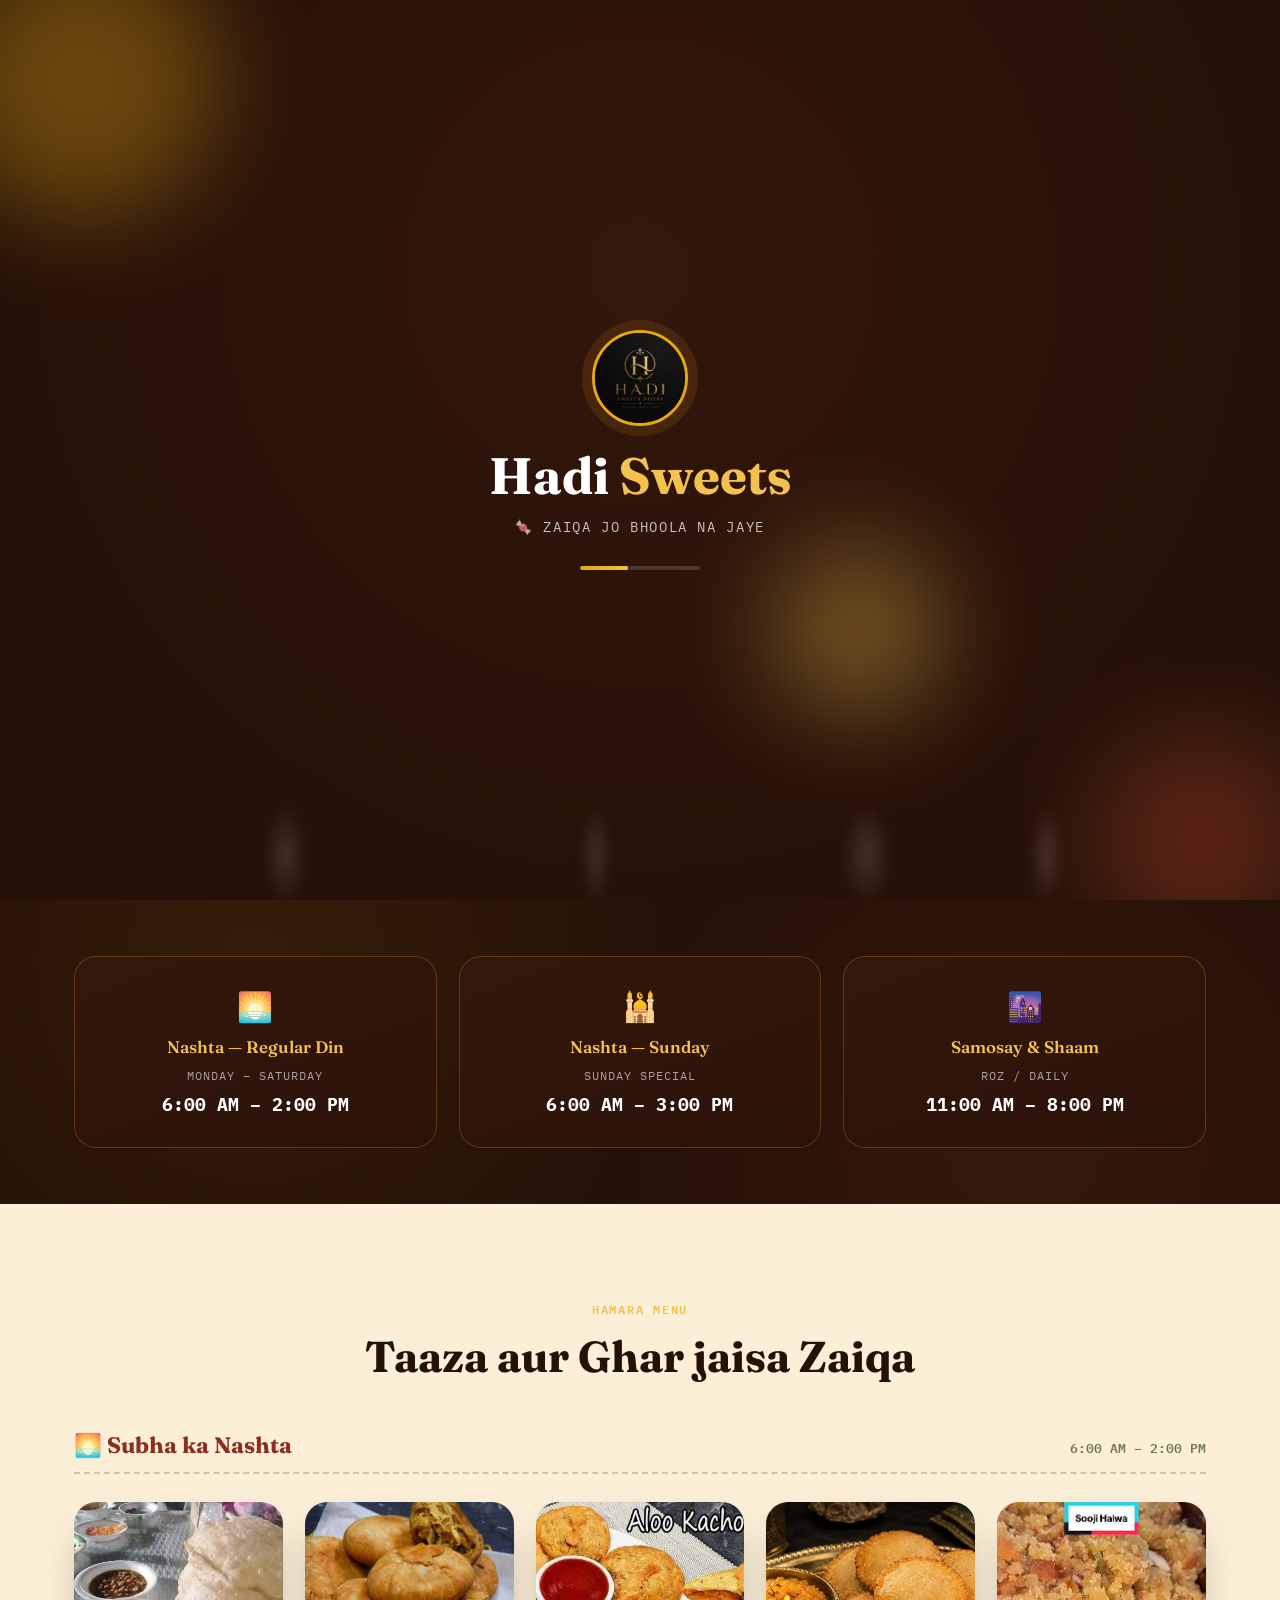
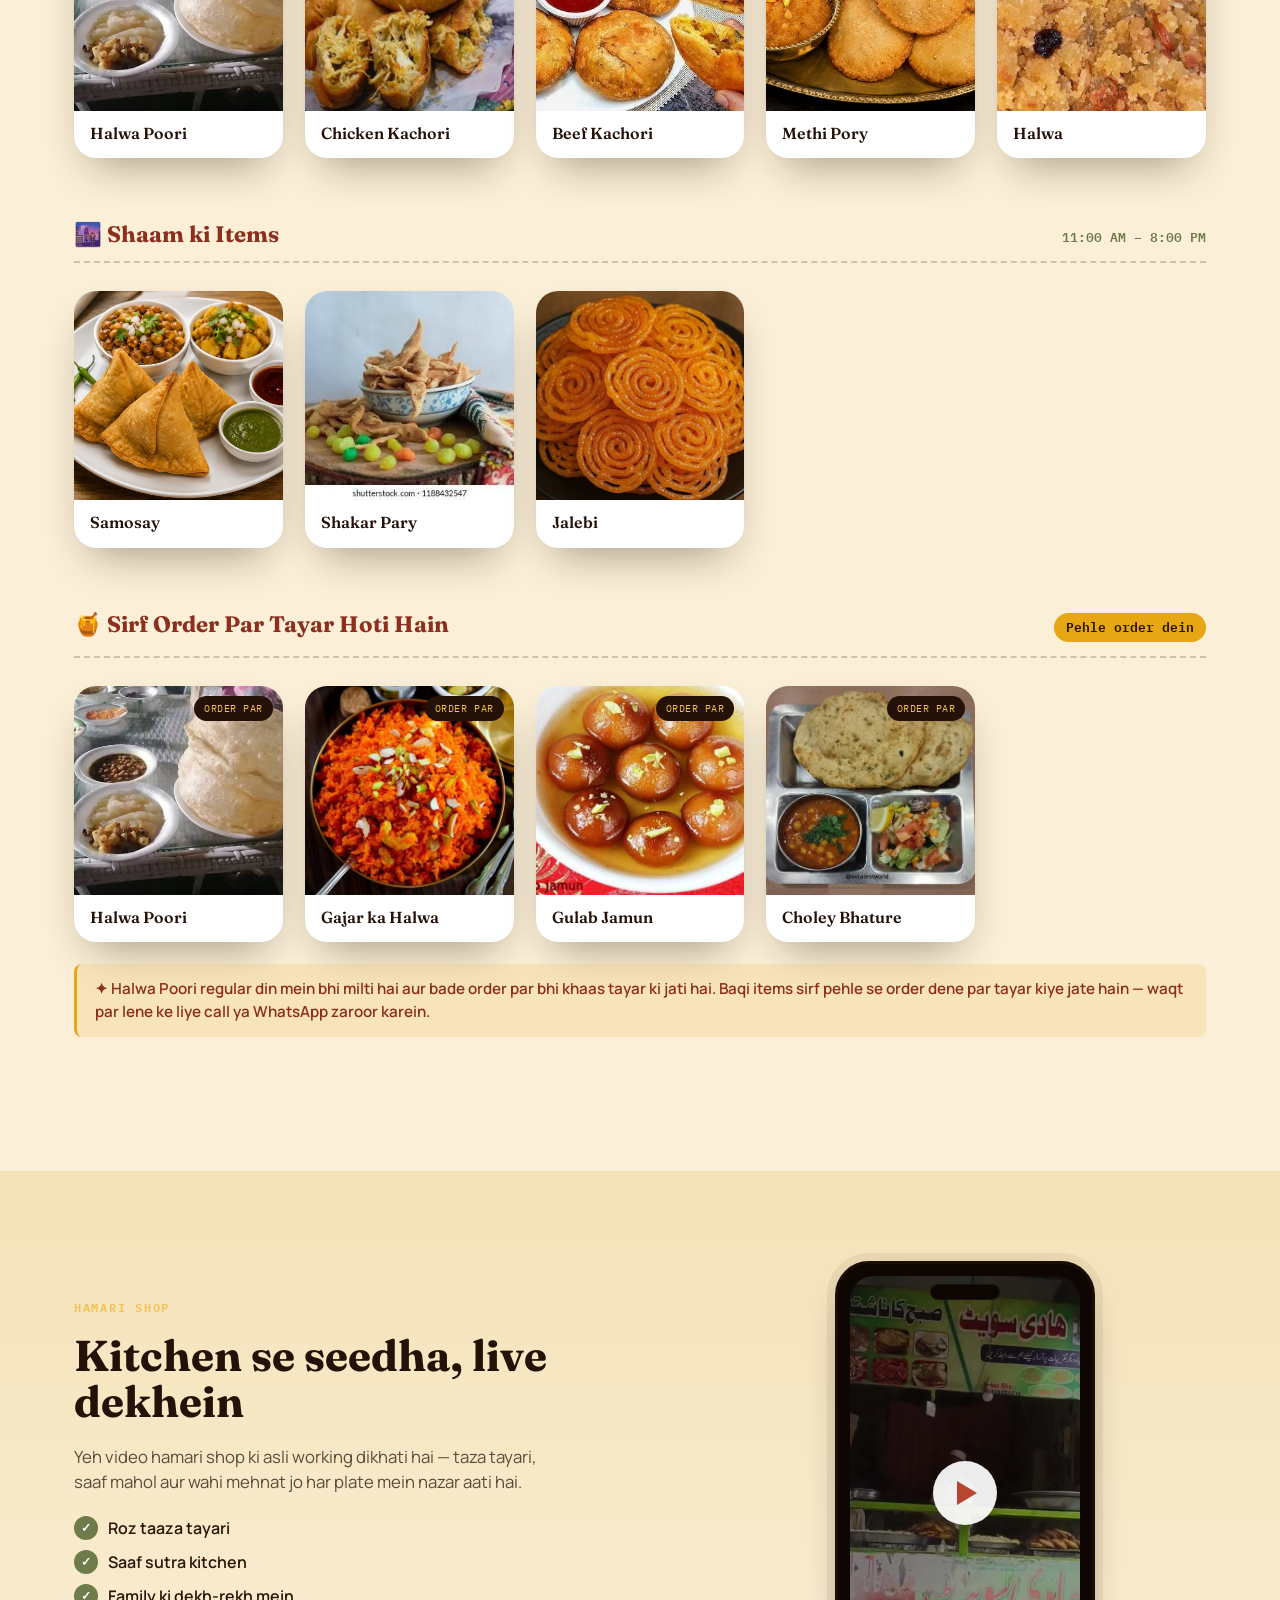
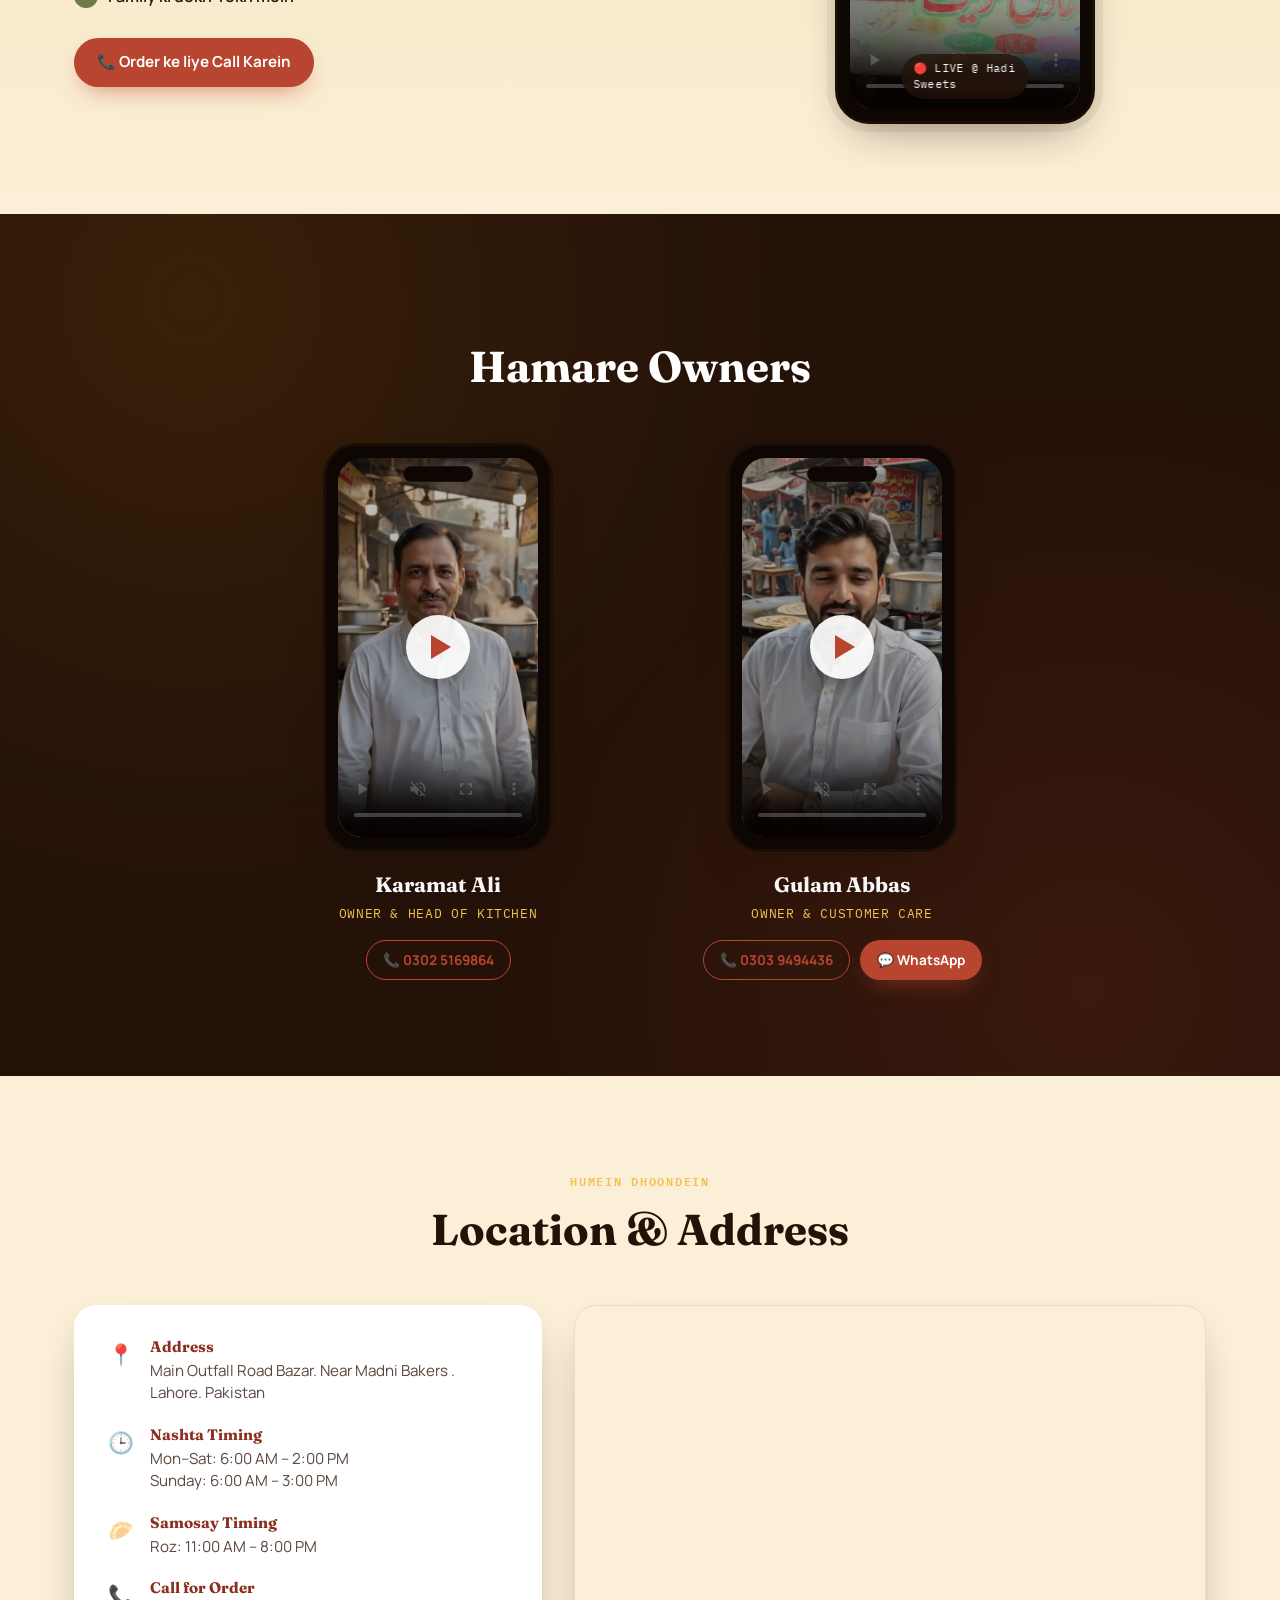
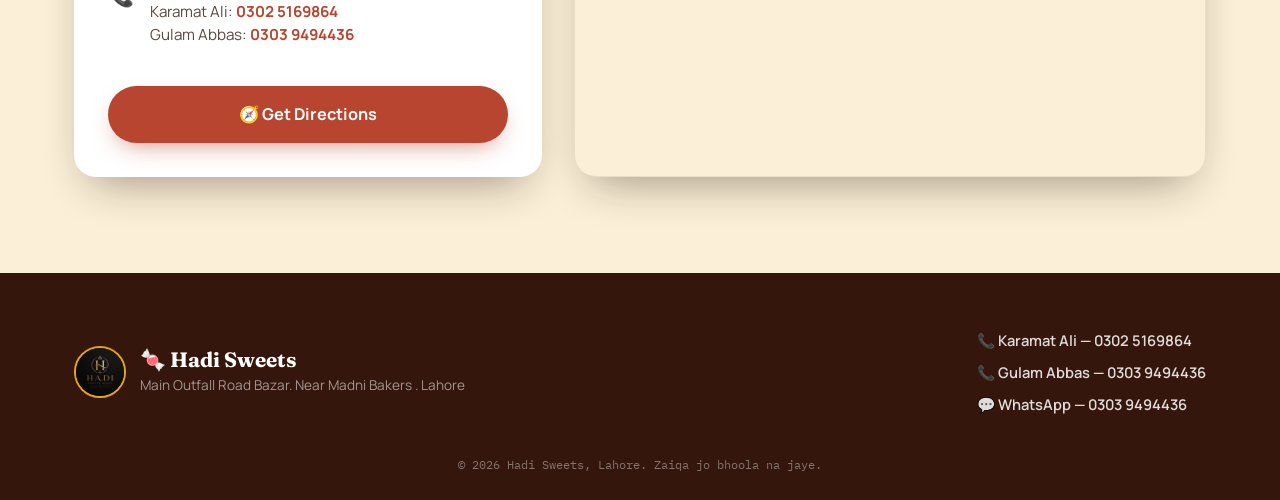
<file: index.html>
<!DOCTYPE html>
<html lang="ur-PK">
<head>
<meta charset="UTF-8">
<meta name="viewport" content="width=device-width, initial-scale=1.0, viewport-fit=cover">
<title>Hadi Sweets 🍬</title>
<meta name="description" content="Hadi Sweets, Outfall Road Bazar, near Bakra Mandi, Zilah Kachahri, Lahore. Halwa Poori, Kachori, Methi Pori, Samosay, Jalebi. Roz subha 6 se dopeher 2 baje tak.">
<link rel="icon" href="data:image/svg+xml,%3Csvg xmlns='http://www.w3.org/2000/svg' viewBox='0 0 100 100'%3E%3Ctext y='.9em' font-size='90'%3E%F0%9F%8D%AC%3C/text%3E%3C/svg%3E">
<link rel="preconnect" href="https://fonts.googleapis.com">
<link rel="preconnect" href="https://fonts.gstatic.com" crossorigin>
<link href="https://fonts.googleapis.com/css2?family=Fraunces:ital,opsz,wght@0,9..144,400;0,9..144,600;0,9..144,700;0,9..144,900;1,9..144,500&family=Manrope:wght@400;500;600;700;800&family=IBM+Plex+Mono:wght@400;500;600&display=swap" rel="stylesheet">
<link rel="stylesheet" href="style.css">
</head>
<body class="preload">

<!-- ===== WELCOME / SPLASH SCREEN ===== -->
<div class="splash" id="splash">
  <div class="splash-bg">
    <span class="splash-blob b1"></span>
    <span class="splash-blob b2"></span>
    <span class="splash-blob b3"></span>
  </div>
  <div class="splash-steam" aria-hidden="true">
    <span></span><span></span><span></span><span></span>
  </div>
  <div class="splash-content">
    <img src="assets/images/shop-logo.jpg" alt="Hadi Sweets logo" class="splash-logo">
    <h1 class="splash-title">
      <span>H</span><span>a</span><span>d</span><span>i</span><span>&nbsp;</span><span>S</span><span>w</span><span>e</span><span>e</span><span>t</span><span>s</span>
    </h1>
    <p class="splash-tag">🍬 Zaiqa jo bhoola na jaye</p>
    <div class="splash-loader"><span></span></div>
  </div>
</div>

<!-- ===== ANIMATED BACKGROUND ===== -->
<div class="bg-animated" aria-hidden="true">
  <span class="bg-blob bb1"></span>
  <span class="bg-blob bb2"></span>
  <span class="bg-blob bb3"></span>
</div>

<!-- ===== decorative steam layer (fixed, behind everything) ===== -->
<div class="grain-overlay" aria-hidden="true"></div>

<!-- ===== NAV ===== -->
<header class="nav" id="nav">
  <div class="nav-inner">
    <a href="#top" class="brand">
      <img src="assets/images/shop-logo.jpg" alt="Hadi Sweets logo" class="brand-logo">
      <span class="brand-text">🍬 Hadi <em>Sweets</em></span>
    </a>
    <nav class="nav-links">
      <a href="#menu">Menu</a>
      <a href="#live">Live Shop</a>
      <a href="#owners">Owners</a>
      <a href="#location">Location</a>
      <a href="about.html">About</a>
      <a href="gallery.html">Gallery</a>
    </nav>
    <div class="nav-cta">
      <a href="tel:+923025169864" class="btn btn-ghost">📞 Call</a>
      <a href="https://wa.me/923039494436" target="_blank" rel="noopener" class="btn btn-solid">WhatsApp</a>
    </div>
    <button class="nav-burger" id="navBurger" aria-label="Menu toggle" aria-expanded="false">
      <span></span><span></span><span></span>
    </button>
  </div>
  <div class="nav-mobile" id="navMobile">
    <a href="#menu">Menu</a>
    <a href="#live">Live Shop</a>
    <a href="#owners">Owners</a>
    <a href="#location">Location</a>
    <a href="about.html">About</a>
    <a href="gallery.html">Gallery</a>
    <a href="tel:+923025169864" class="btn btn-ghost">📞 Call Karamat Ali</a>
    <a href="https://wa.me/923039494436" target="_blank" rel="noopener" class="btn btn-solid">💬 WhatsApp Gulam Abbas</a>
  </div>
</header>

<!-- ===== HERO ===== -->
<section class="hero" id="top">
  <div class="hero-media">
    <img src="assets/images/shop-image.jpg" alt="Hadi Sweets storefront" class="hero-img" id="heroImg">
    <div class="hero-scrim"></div>
    <div class="steam-field" aria-hidden="true">
      <span class="steam s1"></span><span class="steam s2"></span><span class="steam s3"></span>
      <span class="steam s4"></span><span class="steam s5"></span>
    </div>
  </div>

  <div class="hero-content">
    <p class="eyebrow reveal">Main Outfall Road Bazar · Near Madni Bakers · Lahore</p>
    <h1 class="hero-title reveal">
      <span class="line">🍬 Subha ka Nashta,</span>
      <span class="line accent">Shaam ki Chai</span>
    </h1>
    <p class="hero-sub reveal">Halwa poori, kachori aur samosay — desi swad, roz taaza, apni family shop se.</p>

    <div class="hero-actions reveal">
      <a href="tel:+923025169864" class="btn btn-lg btn-solid">📞 Abhi Call Karein</a>
      <a href="https://wa.me/923039494436" target="_blank" rel="noopener" class="btn btn-lg btn-outline">💬 WhatsApp Order</a>
      <a href="#location" class="btn btn-lg btn-ghost-light">📍 Location Dekhein</a>
    </div>
  </div>

  <div class="marquee" aria-hidden="true">
    <div class="marquee-track">
      <span>Halwa Poori</span><span>•</span><span>Chicken Kachori</span><span>•</span>
      <span>Beef Kachori</span><span>•</span><span>Methi Pori</span><span>•</span>
      <span>Samosay</span><span>•</span><span>Shakar Pary</span><span>•</span>
      <span>Jalebi</span><span>•</span><span>Gajar ka Halwa</span><span>•</span>
      <span>Gulab Jamun</span><span>•</span><span>Choley Bhature</span><span>•</span>
      <span>Halwa Poori</span><span>•</span><span>Chicken Kachori</span><span>•</span>
      <span>Beef Kachori</span><span>•</span><span>Methi Pori</span><span>•</span>
      <span>Samosay</span><span>•</span><span>Shakar Pary</span><span>•</span>
      <span>Jalebi</span><span>•</span><span>Gajar ka Halwa</span><span>•</span>
      <span>Gulab Jamun</span><span>•</span><span>Choley Bhature</span><span>•</span>
    </div>
  </div>
</section>

<!-- ===== TIMINGS PLAQUE ===== -->
<section class="timings" id="timings">
  <div class="section-inner">
    <div class="timing-grid">
      <div class="timing-card reveal">
        <span class="timing-icon">🌅</span>
        <h3>Nashta — Regular Din</h3>
        <p class="timing-days">Monday – Saturday</p>
        <p class="timing-hours">6:00 AM – 2:00 PM</p>
      </div>
      <div class="timing-card reveal">
        <span class="timing-icon">🕌</span>
        <h3>Nashta — Sunday</h3>
        <p class="timing-days">Sunday Special</p>
        <p class="timing-hours">6:00 AM – 3:00 PM</p>
      </div>
      <div class="timing-card reveal">
        <span class="timing-icon">🌆</span>
        <h3>Samosay &amp; Shaam</h3>
        <p class="timing-days">Roz / Daily</p>
        <p class="timing-hours">11:00 AM – 8:00 PM</p>
      </div>
    </div>
  </div>
</section>

<!-- ===== MENU ===== -->
<section class="menu-section" id="menu">
  <div class="section-inner">
    <p class="eyebrow reveal center">Hamara Menu</p>
    <h2 class="section-title reveal center">Taaza aur Ghar jaisa Zaiqa</h2>

    <!-- Breakfast -->
    <div class="menu-group reveal">
      <div class="menu-group-head">
        <h3>🌅 Subha ka Nashta</h3>
        <span class="menu-group-time">6:00 AM – 2:00 PM</span>
      </div>
      <div class="menu-grid">
        <div class="dish-card">
          <div class="dish-img-wrap"><img src="assets/images/halwa-poori.jpg" alt="Halwa Poori" loading="lazy"></div>
          <h4>Halwa Poori</h4>
        </div>
        <div class="dish-card">
          <div class="dish-img-wrap"><img src="assets/images/chicken-kachori.jpg" alt="Chicken Kachori" loading="lazy"></div>
          <h4>Chicken Kachori</h4>
        </div>
        <div class="dish-card">
          <div class="dish-img-wrap"><img src="assets/images/beef-kachori.jpg" alt="Beef Kachori" loading="lazy"></div>
          <h4>Beef Kachori</h4>
        </div>
        <div class="dish-card">
          <div class="dish-img-wrap"><img src="assets/images/methi-paratha.jpg" alt="Methi Pori" loading="lazy"></div>
          <h4>Methi Pory</h4>
        </div>
        <div class="dish-card">
          <div class="dish-img-wrap"><img src="assets/images/suji-halwa.jpg" alt="Halwa" loading="lazy"></div>
          <h4>Halwa</h4>
        </div>
      </div>
    </div>

    <!-- Evening -->
    <div class="menu-group reveal">
      <div class="menu-group-head">
        <h3>🌆 Shaam ki Items</h3>
        <span class="menu-group-time">11:00 AM – 8:00 PM</span>
      </div>
      <div class="menu-grid">
        <div class="dish-card">
          <div class="dish-img-wrap"><img src="assets/images/samosay.jpg" alt="Samosay" loading="lazy"></div>
          <h4>Samosay</h4>
        </div>
        <div class="dish-card">
          <div class="dish-img-wrap"><img src="assets/images/shakar-paray.jpg" alt="Shakar Pary" loading="lazy"></div>
          <h4>Shakar Pary</h4>
        </div>
        <div class="dish-card">
          <div class="dish-img-wrap"><img src="assets/images/jalebi.jpg" alt="Jalebi" loading="lazy"></div>
          <h4>Jalebi</h4>
        </div>
      </div>
    </div>

    <!-- Order only -->
    <div class="menu-group reveal">
      <div class="menu-group-head">
        <h3>🍯 Sirf Order Par Tayar Hoti Hain</h3>
        <span class="menu-group-time badge-order">Pehle order dein</span>
      </div>
      <div class="menu-grid">
        <div class="dish-card order-only">
          <div class="dish-img-wrap">
            <img src="assets/images/halwa-poori.jpg" alt="Halwa Poori" loading="lazy">
            <span class="order-badge">Order Par</span>
          </div>
          <h4>Halwa Poori</h4>
        </div>
        <div class="dish-card order-only">
          <div class="dish-img-wrap">
            <img src="assets/images/gajar-halwa.jpg" alt="Gajar ka Halwa" loading="lazy">
            <span class="order-badge">Order Par</span>
          </div>
          <h4>Gajar ka Halwa</h4>
        </div>
        <div class="dish-card order-only">
          <div class="dish-img-wrap">
            <img src="assets/images/gulab-jamun.jpg" alt="Gulab Jamun" loading="lazy">
            <span class="order-badge">Order Par</span>
          </div>
          <h4>Gulab Jamun</h4>
        </div>
        <div class="dish-card order-only">
          <div class="dish-img-wrap">
            <img src="assets/images/choley-bhature.jpg" alt="Choley Bhature" loading="lazy">
            <span class="order-badge">Order Par</span>
          </div>
          <h4>Choley Bhature</h4>
        </div>
      </div>
      <p class="order-note reveal">✦ Halwa Poori regular din mein bhi milti hai aur bade order par bhi khaas tayar ki jati hai. Baqi items sirf pehle se order dene par tayar kiye jate hain — waqt par lene ke liye call ya WhatsApp zaroor karein.</p>
    </div>
  </div>
</section>

<!-- ===== LIVE SHOP VIDEO ===== -->
<section class="live-section" id="live">
  <div class="section-inner live-inner">
    <div class="live-text slide-left">
      <p class="eyebrow">Hamari Shop</p>
      <h2 class="section-title">Kitchen se seedha, live dekhein</h2>
      <p class="live-desc">Yeh video hamari shop ki asli working dikhati hai — taza tayari, saaf mahol aur wahi mehnat jo har plate mein nazar aati hai.</p>
      <div class="live-points">
        <div><span>✓</span> Roz taaza tayari</div>
        <div><span>✓</span> Saaf sutra kitchen</div>
        <div><span>✓</span> Family ki dekh-rekh mein</div>
      </div>
      <a href="tel:+923025169864" class="btn btn-solid">📞 Order ke liye Call Karein</a>
    </div>

    <div class="phone-frame slide-right" data-video-card>
      <div class="phone-notch"></div>
      <video class="phone-video" id="shopVideo" playsinline loop muted preload="metadata"
             poster="assets/images/poster-shop.jpg" controls>
        <source src="assets/videos/shop-working.mp4" type="video/mp4">
      </video>
      <button class="play-overlay" data-play-target="shopVideo" aria-label="Play video">
        <span class="play-icon"></span>
      </button>
      <div class="phone-tag">🔴 LIVE @ Hadi Sweets</div>
    </div>
  </div>
</section>

<!-- ===== OWNERS ===== -->
<section class="owners-section" id="owners">
  <div class="section-inner">
    <p class="eyebrow reveal center">Milein Apni Shop ke Malikon Se</p>
    <h2 class="section-title reveal center">Hamare Owners</h2>

    <div class="owners-grid">
      <article class="owner-card slide-left">
        <div class="phone-frame small" data-video-card>
          <div class="phone-notch"></div>
          <video class="phone-video" id="karamatVideo" playsinline loop muted preload="metadata"
                 poster="assets/images/poster-karamat.jpg" controls>
            <source src="assets/videos/owner-karamat-ali.mp4" type="video/mp4">
          </video>
          <button class="play-overlay" data-play-target="karamatVideo" aria-label="Play video">
            <span class="play-icon"></span>
          </button>
        </div>
        <div class="owner-info">
          <h3>Karamat Ali</h3>
          <p class="owner-role">Owner &amp; Head of Kitchen</p>
          <a href="tel:+923025169864" class="btn btn-outline btn-sm">📞 0302 5169864</a>
        </div>
      </article>

      <article class="owner-card slide-right">
        <div class="phone-frame small" data-video-card>
          <div class="phone-notch"></div>
          <video class="phone-video" id="gulamVideo" playsinline loop muted preload="metadata"
                 poster="assets/images/poster-gulam.jpg" controls>
            <source src="assets/videos/owner-gulam-abbas.mp4" type="video/mp4">
          </video>
          <button class="play-overlay" data-play-target="gulamVideo" aria-label="Play video">
            <span class="play-icon"></span>
          </button>
        </div>
        <div class="owner-info">
          <h3>Gulam Abbas</h3>
          <p class="owner-role">Owner &amp; Customer Care</p>
          <div class="owner-btn-row">
            <a href="tel:+923039494436" class="btn btn-outline btn-sm">📞 0303 9494436</a>
            <a href="https://wa.me/923039494436" target="_blank" rel="noopener" class="btn btn-solid btn-sm">💬 WhatsApp</a>
          </div>
        </div>
      </article>
    </div>
  </div>
</section>

<!-- ===== LOCATION ===== -->
<section class="location-section" id="location">
  <div class="section-inner">
    <p class="eyebrow reveal center">Humein Dhoondein</p>
    <h2 class="section-title reveal center">Location &amp; Address</h2>

    <div class="location-grid">
      <div class="location-card reveal">
        <div class="loc-row"><span class="loc-icon">📍</span>
          <div>
            <h4>Address</h4>
            <p>Main Outfall Road Bazar. Near Madni Bakers . Lahore. Pakistan</p>
          </div>
        </div>
        <div class="loc-row"><span class="loc-icon">🕒</span>
          <div>
            <h4>Nashta Timing</h4>
            <p>Mon–Sat: 6:00 AM – 2:00 PM<br>Sunday: 6:00 AM – 3:00 PM</p>
          </div>
        </div>
        <div class="loc-row"><span class="loc-icon">🥟</span>
          <div>
            <h4>Samosay Timing</h4>
            <p>Roz: 11:00 AM – 8:00 PM</p>
          </div>
        </div>
        <div class="loc-row"><span class="loc-icon">📞</span>
          <div>
            <h4>Call for Order</h4>
            <p>Karamat Ali: <a href="tel:+923025169864">0302 5169864</a><br>
               Gulam Abbas: <a href="tel:+923039494436">0303 9494436</a></p>
          </div>
        </div>
        <a class="btn btn-solid btn-lg full-w" target="_blank" rel="noopener"
           href="https://www.google.com/maps/dir/?api=1&destination=Outfall%20Road%20Bazar%20Near%20Bakra%20Mandi%20Zilah%20Kachahri%20Lahore%20Pakistan">
          🧭 Get Directions
        </a>
      </div>

      <div class="map-card reveal">
        <iframe
          title="Hadi Sweets location map"
           src="https://www.google.com/maps/embed?pb=!1m18!1m12!1m3!1d849.8410300418964!2d74.28751246951576!3d31.56906134102167!2m3!1f0!2f0!3f0!3m2!1i1024!2i768!4f13.1!3m3!1m2!1s0x39191cc78903f8f3%3A0xe70c23c3e83a4a5e!2sMadni%20Bakers!5e0!3m2!1sen!2s!4v1785549539579!5m2!1sen!2s" width="600" height="450" style="border:0;" allowfullscreen="" loading="lazy" referrerpolicy="strict-origin-when-cross-origin">
          width="100%" height="100%" style="border:0;" allowfullscreen="" loading="lazy"
          referrerpolicy="no-referrer-when-downgrade">
        </iframe>
      </div>
    </div>
  </div>
</section>

<!-- ===== FOOTER ===== -->
<footer class="footer">
  <div class="section-inner footer-inner">
    <div class="footer-brand">
      <img src="assets/images/shop-logo.jpg" alt="Hadi Sweets logo">
      <div>
        <h3>🍬 Hadi Sweets</h3>
        <p>Main Outfall Road Bazar. Near Madni Bakers .  Lahore</p>
      </div>
    </div>
    <div class="footer-contact">
      <a href="tel:+923025169864">📞 Karamat Ali — 0302 5169864</a>
      <a href="tel:+923039494436">📞 Gulam Abbas — 0303 9494436</a>
      <a href="https://wa.me/923039494436" target="_blank" rel="noopener">💬 WhatsApp — 0303 9494436</a>
    </div>
  </div>
  <p class="footer-bottom">© <span id="year"></span> Hadi Sweets, Lahore. Zaiqa jo bhoola na jaye.</p>
</footer>

<!-- ===== FLOATING ACTION BUTTONS ===== -->
<div class="fab-stack">
  <a href="https://wa.me/923039494436" target="_blank" rel="noopener" class="fab fab-wa" aria-label="WhatsApp">💬</a>
  <a href="tel:+923025169864" class="fab fab-call" aria-label="Call">📞</a>
</div>

<script src="script.js"></script>
</body>
</html>
</file>
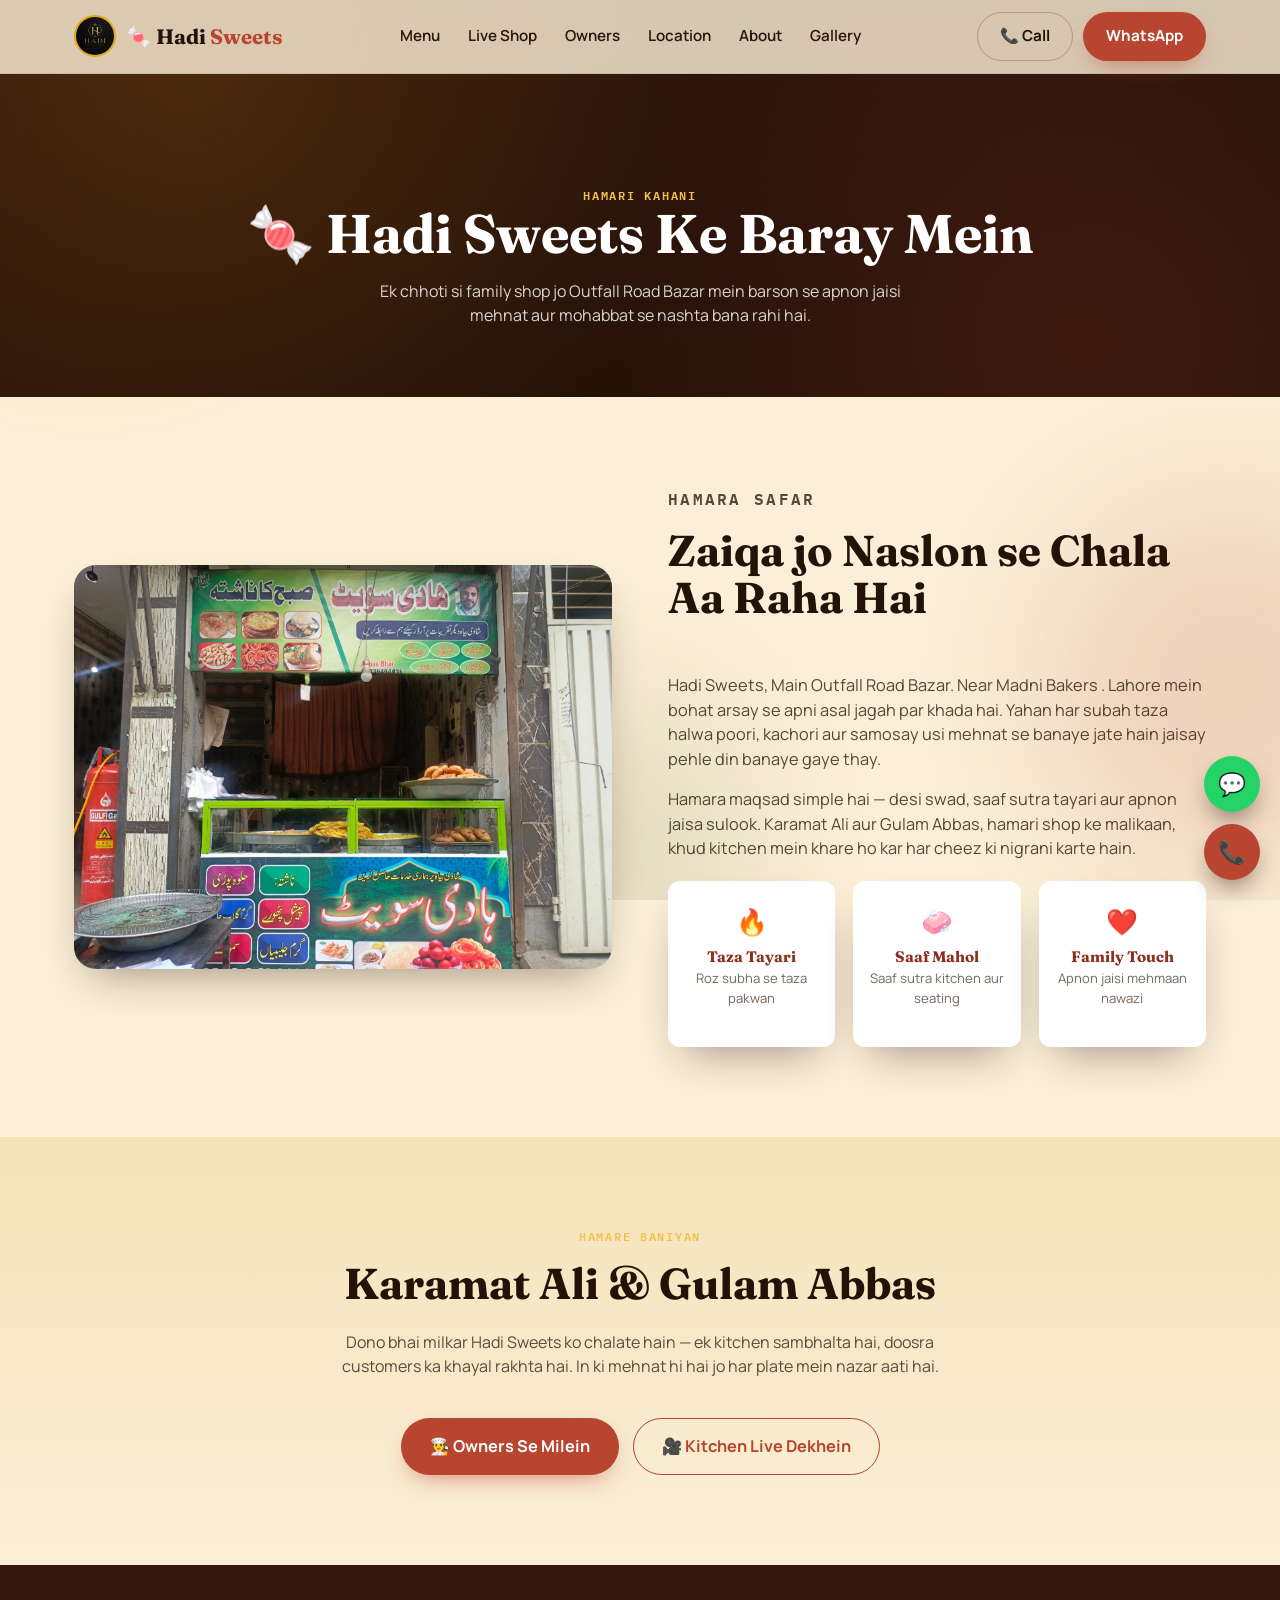
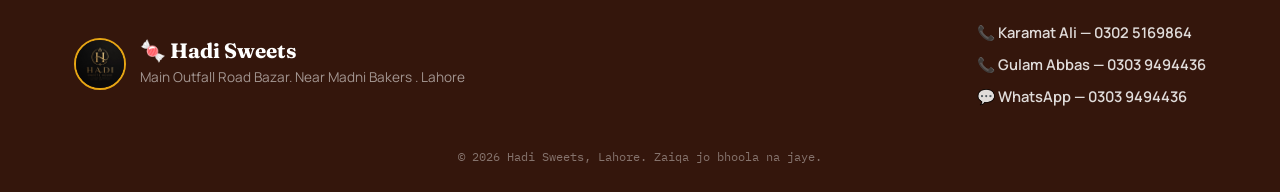
<file: about.html>
<!DOCTYPE html>
<html lang="ur-PK">
<head>
<meta charset="UTF-8">
<meta name="viewport" content="width=device-width, initial-scale=1.0, viewport-fit=cover">
<title>Hamari Kahani — Hadi Sweets, Lahore</title>
<meta name="description" content="Hadi Sweets ki kahani — Outfall Road Bazar, Lahore ki family shop jo barson se taaza halwa poori, kachori aur samosay bana rahi hai.">
<link rel="icon" href="data:image/svg+xml,%3Csvg xmlns='http://www.w3.org/2000/svg' viewBox='0 0 100 100'%3E%3Ctext y='.9em' font-size='90'%3E%F0%9F%8D%AC%3C/text%3E%3C/svg%3E">
<link rel="preconnect" href="https://fonts.googleapis.com">
<link rel="preconnect" href="https://fonts.gstatic.com" crossorigin>
<link href="https://fonts.googleapis.com/css2?family=Fraunces:ital,opsz,wght@0,9..144,400;0,9..144,600;0,9..144,700;0,9..144,900;1,9..144,500&family=Manrope:wght@400;500;600;700;800&family=IBM+Plex+Mono:wght@400;500;600&display=swap" rel="stylesheet">
<link rel="stylesheet" href="style.css">
</head>
<body>

<!-- ===== ANIMATED BACKGROUND ===== -->
<div class="bg-animated" aria-hidden="true">
  <span class="bg-blob bb1"></span>
  <span class="bg-blob bb2"></span>
  <span class="bg-blob bb3"></span>
</div>
<div class="grain-overlay" aria-hidden="true"></div>

<!-- ===== NAV ===== -->
<header class="nav" id="nav">
  <div class="nav-inner">
    <a href="index.html#top" class="brand">
      <img src="assets/images/shop-logo.jpg" alt="Hadi Sweets logo" class="brand-logo">
      <span class="brand-text">🍬 Hadi <em>Sweets</em></span>
    </a>
    <nav class="nav-links">
      <a href="index.html#menu">Menu</a>
      <a href="index.html#live">Live Shop</a>
      <a href="index.html#owners">Owners</a>
      <a href="index.html#location">Location</a>
      <a href="about.html">About</a>
      <a href="gallery.html">Gallery</a>
    </nav>
    <div class="nav-cta">
      <a href="tel:+923025169864" class="btn btn-ghost">📞 Call</a>
      <a href="https://wa.me/923039494436" target="_blank" rel="noopener" class="btn btn-solid">WhatsApp</a>
    </div>
    <button class="nav-burger" id="navBurger" aria-label="Menu toggle" aria-expanded="false">
      <span></span><span></span><span></span>
    </button>
  </div>
  <div class="nav-mobile" id="navMobile">
    <a href="index.html#menu">Menu</a>
    <a href="index.html#live">Live Shop</a>
    <a href="index.html#owners">Owners</a>
    <a href="index.html#location">Location</a>
    <a href="about.html">About</a>
    <a href="gallery.html">Gallery</a>
    <a href="tel:+923025169864" class="btn btn-ghost">📞 Call Karamat Ali</a>
    <a href="https://wa.me/923039494436" target="_blank" rel="noopener" class="btn btn-solid">💬 WhatsApp Gulam Abbas</a>
  </div>
</header>

<!-- ===== BANNER ===== -->
<section class="page-banner">
  <div class="section-inner">
    <p class="eyebrow reveal">Hamari Kahani</p>
    <h1 class="reveal">🍬 Hadi Sweets Ke Baray Mein</h1>
    <p class="reveal">Ek chhoti si family shop jo Outfall Road Bazar mein barson se apnon jaisi mehnat aur mohabbat se nashta bana rahi hai.</p>
  </div>
</section>

<!-- ===== ABOUT / STORY ===== -->
<section class="about-section">
  <div class="section-inner about-grid">
    <div class="about-photo slide-left">
      <img src="assets/images/shop-image.jpg" alt="Hadi Sweets shop">
    </div>
    <div class="about-text slide-right">
      <p class="eyebrow">Hamara Safar</p>
      <h2 class="section-title">Zaiqa jo Naslon se Chala Aa Raha Hai</h2>
      <p>Hadi Sweets, Main Outfall Road Bazar. Near Madni Bakers .  Lahore mein bohat arsay se apni asal jagah par khada hai. Yahan har subah taza halwa poori, kachori aur samosay usi mehnat se banaye jate hain jaisay pehle din banaye gaye thay.</p>
      <p>Hamara maqsad simple hai — desi swad, saaf sutra tayari aur apnon jaisa sulook. Karamat Ali aur Gulam Abbas, hamari shop ke malikaan, khud kitchen mein khare ho kar har cheez ki nigrani karte hain.</p>
      <div class="about-values">
        <div class="value-card"><span>🔥</span><h4>Taza Tayari</h4><p>Roz subha se taza pakwan</p></div>
        <div class="value-card"><span>🧼</span><h4>Saaf Mahol</h4><p>Saaf sutra kitchen aur seating</p></div>
        <div class="value-card"><span>❤️</span><h4>Family Touch</h4><p>Apnon jaisi mehmaan nawazi</p></div>
      </div>
    </div>
  </div>
</section>

<!-- ===== FOUNDERS STRIP ===== -->
<section class="about-founders">
  <div class="section-inner">
    <p class="eyebrow reveal center">Hamare Baniyan</p>
    <h2 class="section-title reveal center">Karamat Ali &amp; Gulam Abbas</h2>
    <p class="reveal center" style="max-width:640px;margin:-30px auto 40px;color:rgba(42,21,9,.75);text-align:center;">
      Dono bhai milkar Hadi Sweets ko chalate hain — ek kitchen sambhalta hai, doosra customers ka khayal rakhta hai. In ki mehnat hi hai jo har plate mein nazar aati hai.
    </p>
    <div class="hero-actions" style="justify-content:center;">
      <a href="index.html#owners" class="btn btn-lg btn-solid">👨‍🍳 Owners Se Milein</a>
      <a href="index.html#live" class="btn btn-lg btn-outline">🎥 Kitchen Live Dekhein</a>
    </div>
  </div>
</section>

<!-- ===== FOOTER ===== -->
<footer class="footer">
  <div class="section-inner footer-inner">
    <div class="footer-brand">
      <img src="assets/images/shop-logo.jpg" alt="Hadi Sweets logo">
      <div>
        <h3>🍬 Hadi Sweets</h3>
        <p>Main Outfall Road Bazar. Near Madni Bakers . Lahore</p>
      </div>
    </div>
    <div class="footer-contact">
      <a href="tel:+923025169864">📞 Karamat Ali — 0302 5169864</a>
      <a href="tel:+923039494436">📞 Gulam Abbas — 0303 9494436</a>
      <a href="https://wa.me/923039494436" target="_blank" rel="noopener">💬 WhatsApp — 0303 9494436</a>
    </div>
  </div>
  <p class="footer-bottom">© <span id="year"></span> Hadi Sweets, Lahore. Zaiqa jo bhoola na jaye.</p>
</footer>

<div class="fab-stack">
  <a href="https://wa.me/923039494436" target="_blank" rel="noopener" class="fab fab-wa" aria-label="WhatsApp">💬</a>
  <a href="tel:+923025169864" class="fab fab-call" aria-label="Call">📞</a>
</div>

<script src="script.js"></script>
</body>
</html>
</file>
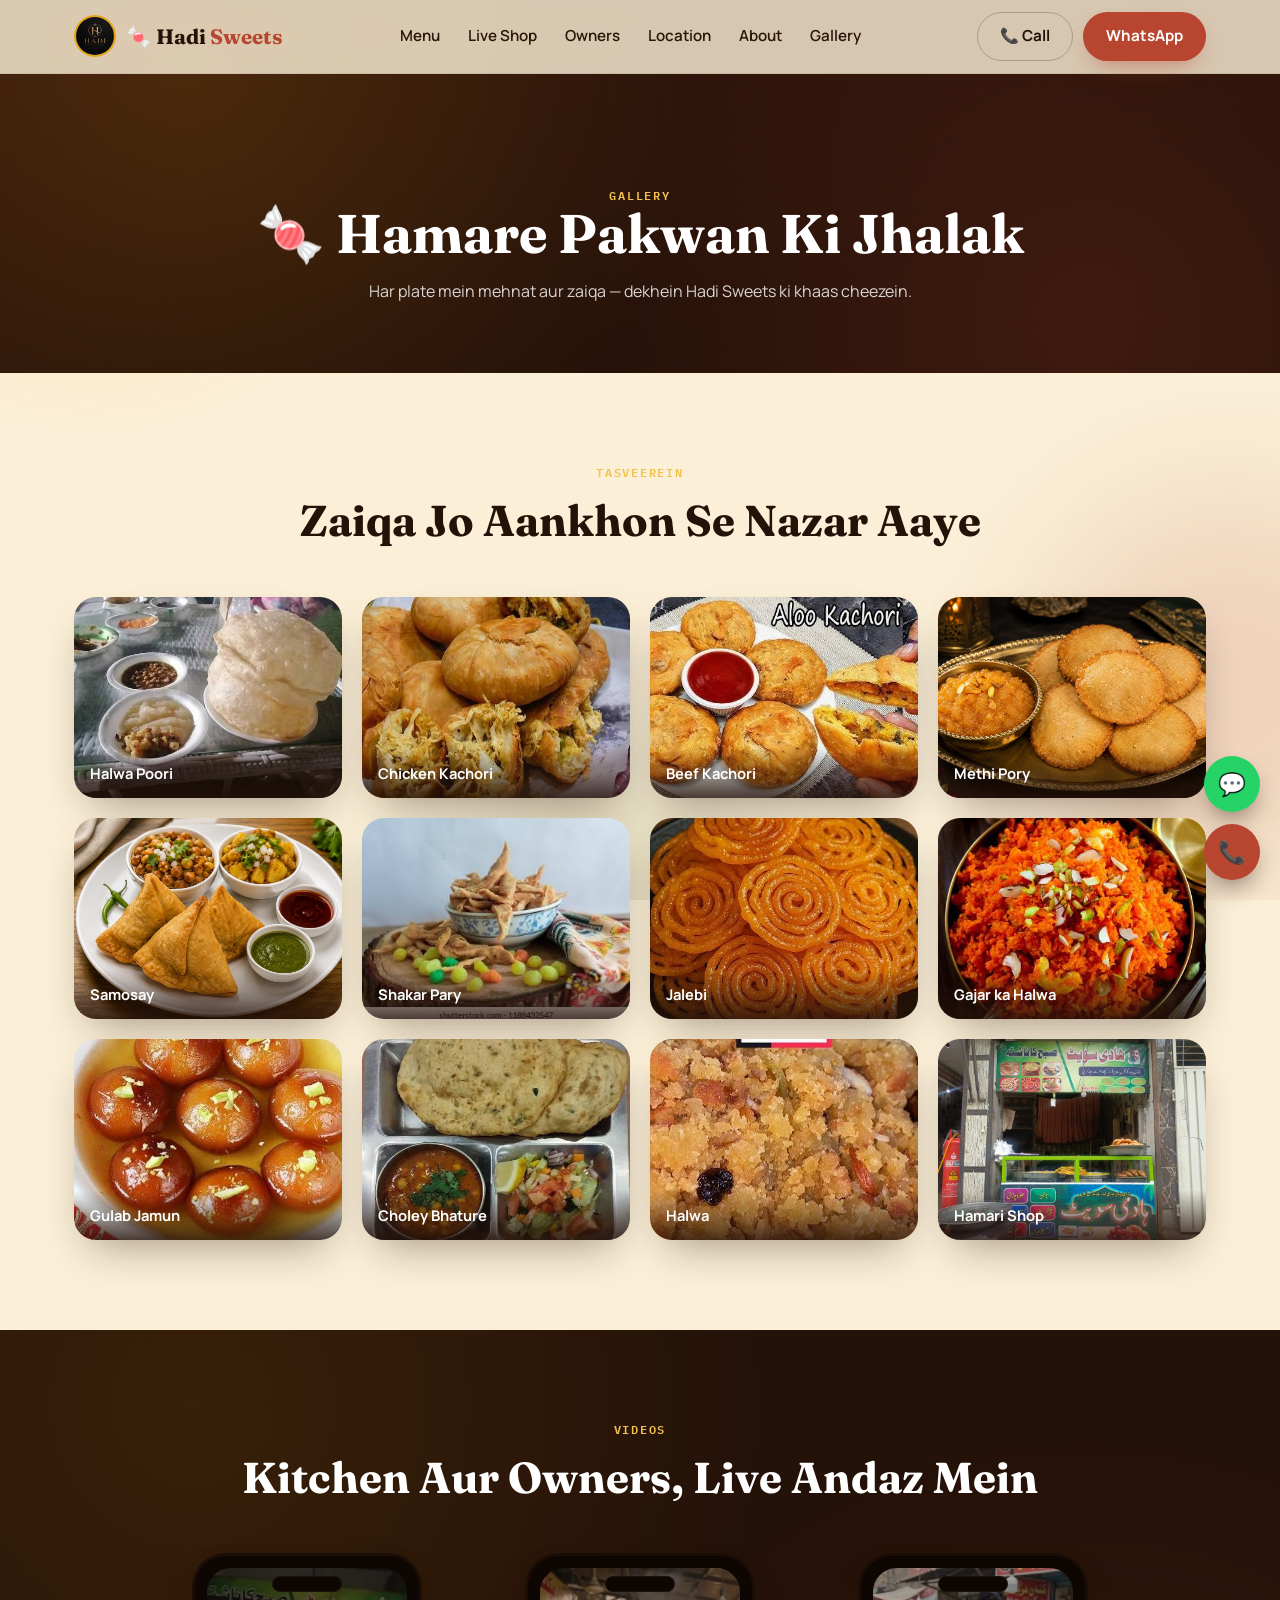
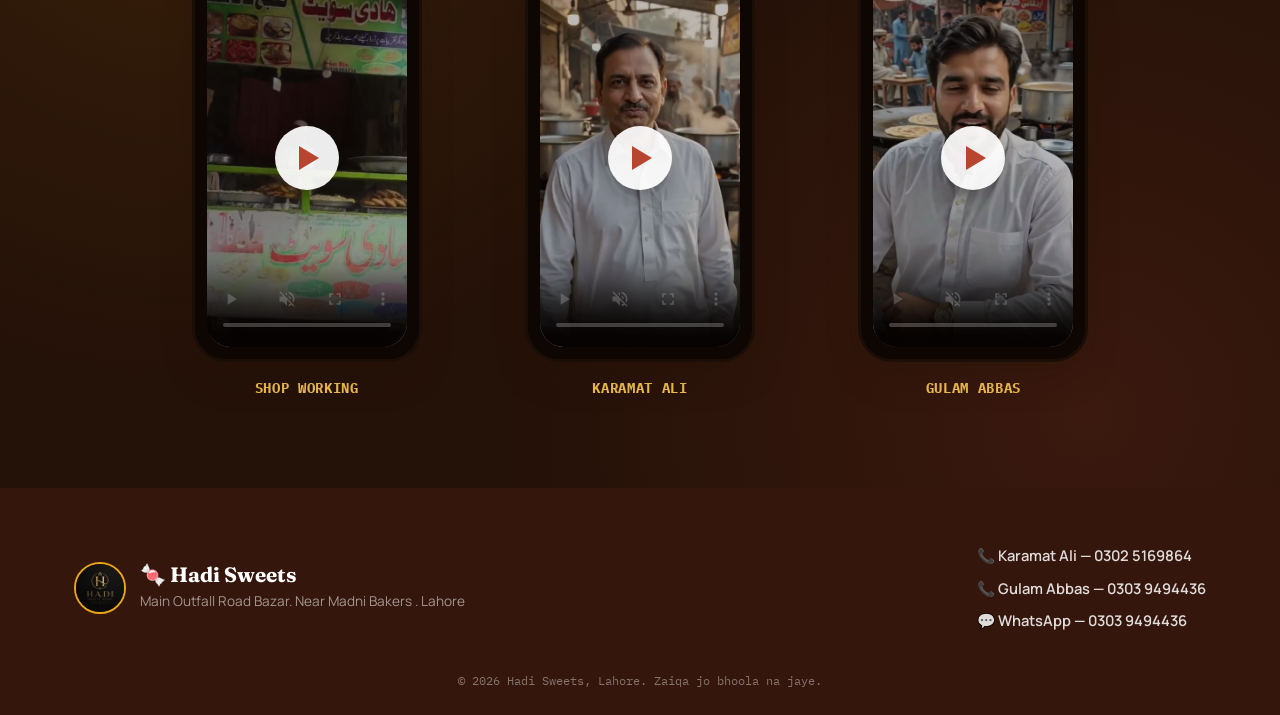
<file: gallery.html>
<!DOCTYPE html>
<html lang="ur-PK">
<head>
<meta charset="UTF-8">
<meta name="viewport" content="width=device-width, initial-scale=1.0, viewport-fit=cover">
<title>Gallery — Hadi Sweets, Lahore</title>
<meta name="description" content="Hadi Sweets ki gallery — hamare pakwan aur shop ki jhalak, Outfall Road Bazar, Lahore.">
<link rel="icon" href="data:image/svg+xml,%3Csvg xmlns='http://www.w3.org/2000/svg' viewBox='0 0 100 100'%3E%3Ctext y='.9em' font-size='90'%3E%F0%9F%8D%AC%3C/text%3E%3C/svg%3E">
<link rel="preconnect" href="https://fonts.googleapis.com">
<link rel="preconnect" href="https://fonts.gstatic.com" crossorigin>
<link href="https://fonts.googleapis.com/css2?family=Fraunces:ital,opsz,wght@0,9..144,400;0,9..144,600;0,9..144,700;0,9..144,900;1,9..144,500&family=Manrope:wght@400;500;600;700;800&family=IBM+Plex+Mono:wght@400;500;600&display=swap" rel="stylesheet">
<link rel="stylesheet" href="style.css">
</head>
<body>

<!-- ===== ANIMATED BACKGROUND ===== -->
<div class="bg-animated" aria-hidden="true">
  <span class="bg-blob bb1"></span>
  <span class="bg-blob bb2"></span>
  <span class="bg-blob bb3"></span>
</div>
<div class="grain-overlay" aria-hidden="true"></div>

<!-- ===== NAV ===== -->
<header class="nav" id="nav">
  <div class="nav-inner">
    <a href="index.html#top" class="brand">
      <img src="assets/images/shop-logo.jpg" alt="Hadi Sweets logo" class="brand-logo">
      <span class="brand-text">🍬 Hadi <em>Sweets</em></span>
    </a>
    <nav class="nav-links">
      <a href="index.html#menu">Menu</a>
      <a href="index.html#live">Live Shop</a>
      <a href="index.html#owners">Owners</a>
      <a href="index.html#location">Location</a>
      <a href="about.html">About</a>
      <a href="gallery.html">Gallery</a>
    </nav>
    <div class="nav-cta">
      <a href="tel:+923025169864" class="btn btn-ghost">📞 Call</a>
      <a href="https://wa.me/923039494436" target="_blank" rel="noopener" class="btn btn-solid">WhatsApp</a>
    </div>
    <button class="nav-burger" id="navBurger" aria-label="Menu toggle" aria-expanded="false">
      <span></span><span></span><span></span>
    </button>
  </div>
  <div class="nav-mobile" id="navMobile">
    <a href="index.html#menu">Menu</a>
    <a href="index.html#live">Live Shop</a>
    <a href="index.html#owners">Owners</a>
    <a href="index.html#location">Location</a>
    <a href="about.html">About</a>
    <a href="gallery.html">Gallery</a>
    <a href="tel:+923025169864" class="btn btn-ghost">📞 Call Karamat Ali</a>
    <a href="https://wa.me/923039494436" target="_blank" rel="noopener" class="btn btn-solid">💬 WhatsApp Gulam Abbas</a>
  </div>
</header>

<!-- ===== BANNER ===== -->
<section class="page-banner">
  <div class="section-inner">
    <p class="eyebrow reveal">Gallery</p>
    <h1 class="reveal">🍬 Hamare Pakwan Ki Jhalak</h1>
    <p class="reveal">Har plate mein mehnat aur zaiqa — dekhein Hadi Sweets ki khaas cheezein.</p>
  </div>
</section>

<!-- ===== IMAGE GALLERY ===== -->
<section class="gallery-section">
  <div class="section-inner">
    <p class="eyebrow reveal center">Tasveerein</p>
    <h2 class="section-title reveal center">Zaiqa Jo Aankhon Se Nazar Aaye</h2>
    <div class="gallery-grid">
      <div class="gallery-item reveal"><img src="assets/images/halwa-poori.jpg" alt="Halwa Poori" loading="lazy"><span class="gallery-cap">Halwa Poori</span></div>
      <div class="gallery-item reveal"><img src="assets/images/chicken-kachori.jpg" alt="Chicken Kachori" loading="lazy"><span class="gallery-cap">Chicken Kachori</span></div>
      <div class="gallery-item reveal"><img src="assets/images/beef-kachori.jpg" alt="Beef Kachori" loading="lazy"><span class="gallery-cap">Beef Kachori</span></div>
      <div class="gallery-item reveal"><img src="assets/images/methi-paratha.jpg" alt="Methi Pory" loading="lazy"><span class="gallery-cap">Methi Pory</span></div>
      <div class="gallery-item reveal"><img src="assets/images/samosay.jpg" alt="Samosay" loading="lazy"><span class="gallery-cap">Samosay</span></div>
      <div class="gallery-item reveal"><img src="assets/images/shakar-paray.jpg" alt="Shakar Pary" loading="lazy"><span class="gallery-cap">Shakar Pary</span></div>
      <div class="gallery-item reveal"><img src="assets/images/jalebi.jpg" alt="Jalebi" loading="lazy"><span class="gallery-cap">Jalebi</span></div>
      <div class="gallery-item reveal"><img src="assets/images/gajar-halwa.jpg" alt="Gajar ka Halwa" loading="lazy"><span class="gallery-cap">Gajar ka Halwa</span></div>
      <div class="gallery-item reveal"><img src="assets/images/gulab-jamun.jpg" alt="Gulab Jamun" loading="lazy"><span class="gallery-cap">Gulab Jamun</span></div>
      <div class="gallery-item reveal"><img src="assets/images/choley-bhature.jpg" alt="Choley Bhature" loading="lazy"><span class="gallery-cap">Choley Bhature</span></div>
      <div class="gallery-item reveal"><img src="assets/images/suji-halwa.jpg" alt="Halwa" loading="lazy"><span class="gallery-cap">Halwa</span></div>
      <div class="gallery-item reveal"><img src="assets/images/shop-image.jpg" alt="Hadi Sweets shop" loading="lazy"><span class="gallery-cap">Hamari Shop</span></div>
    </div>
  </div>
</section>

<!-- ===== VIDEO GALLERY ===== -->
<section class="gallery-videos">
  <div class="section-inner">
    <p class="eyebrow reveal center">Videos</p>
    <h2 class="section-title reveal center">Kitchen Aur Owners, Live Andaz Mein</h2>
    <div class="gallery-video-grid">
      <div class="slide-left">
        <div class="phone-frame small" data-video-card>
          <div class="phone-notch"></div>
          <video class="phone-video" id="galShopVideo" playsinline loop muted preload="metadata"
                 poster="assets/images/poster-shop.jpg" controls>
            <source src="assets/videos/shop-working.mp4" type="video/mp4">
          </video>
          <button class="play-overlay" data-play-target="galShopVideo" aria-label="Play video">
            <span class="play-icon"></span>
          </button>
        </div>
        <p class="video-cap">Shop Working</p>
      </div>
      <div class="slide-right">
        <div class="phone-frame small" data-video-card>
          <div class="phone-notch"></div>
          <video class="phone-video" id="galKaramatVideo" playsinline loop muted preload="metadata"
                 poster="assets/images/poster-karamat.jpg" controls>
            <source src="assets/videos/owner-karamat-ali.mp4" type="video/mp4">
          </video>
          <button class="play-overlay" data-play-target="galKaramatVideo" aria-label="Play video">
            <span class="play-icon"></span>
          </button>
        </div>
        <p class="video-cap">Karamat Ali</p>
      </div>
      <div class="slide-left">
        <div class="phone-frame small" data-video-card>
          <div class="phone-notch"></div>
          <video class="phone-video" id="galGulamVideo" playsinline loop muted preload="metadata"
                 poster="assets/images/poster-gulam.jpg" controls>
            <source src="assets/videos/owner-gulam-abbas.mp4" type="video/mp4">
          </video>
          <button class="play-overlay" data-play-target="galGulamVideo" aria-label="Play video">
            <span class="play-icon"></span>
          </button>
        </div>
        <p class="video-cap">Gulam Abbas</p>
      </div>
    </div>
  </div>
</section>

<!-- ===== FOOTER ===== -->
<footer class="footer">
  <div class="section-inner footer-inner">
    <div class="footer-brand">
      <img src="assets/images/shop-logo.jpg" alt="Hadi Sweets logo">
      <div>
        <h3>🍬 Hadi Sweets</h3>
        <p>Main Outfall Road Bazar. Near Madni Bakers . Lahore</p>
      </div>
    </div>
    <div class="footer-contact">
      <a href="tel:+923025169864">📞 Karamat Ali — 0302 5169864</a>
      <a href="tel:+923039494436">📞 Gulam Abbas — 0303 9494436</a>
      <a href="https://wa.me/923039494436" target="_blank" rel="noopener">💬 WhatsApp — 0303 9494436</a>
    </div>
  </div>
  <p class="footer-bottom">© <span id="year"></span> Hadi Sweets, Lahore. Zaiqa jo bhoola na jaye.</p>
</footer>

<div class="fab-stack">
  <a href="https://wa.me/923039494436" target="_blank" rel="noopener" class="fab fab-wa" aria-label="WhatsApp">💬</a>
  <a href="tel:+923025169864" class="fab fab-call" aria-label="Call">📞</a>
</div>

<script src="script.js"></script>
</body>
</html>
</file>
<file: style.css>
/* =========================================================
   HADI SWEETS — Design tokens
   Palette grounded in turmeric, brick & old-Lahore brass
========================================================= */
:root{
  --ink:        #2A1509;
  --cream:      #FBEFD7;
  --cream-2:    #F4E2B8;
  --maroon:     #241108;
  --maroon-2:   #34160C;
  --brick:      #B8452F;
  --brick-dark: #8C2F1E;
  --gold:       #E7A614;
  --gold-2:     #F2C14E;
  --sage:       #6E7B4A;

  --font-display: "Fraunces", Georgia, serif;
  --font-body: "Manrope", "Segoe UI", sans-serif;
  --font-mono: "IBM Plex Mono", monospace;

  --radius: 22px;
  --radius-sm: 12px;
  --shadow-soft: 0 20px 45px -18px rgba(36,17,8,0.45);
  --ease: cubic-bezier(.22,.9,.3,1);
}

*{box-sizing:border-box;}
html{scroll-behavior:smooth;}
body{
  margin:0;
  background:var(--cream);
  color:var(--ink);
  font-family:var(--font-body);
  line-height:1.5;
  overflow-x:hidden;
  -webkit-font-smoothing:antialiased;
  position:relative;
}
body.preload{overflow:hidden;height:100vh;}

/* =========================================================
   SPLASH / WELCOME SCREEN
========================================================= */
.splash{
  position:fixed;inset:0;z-index:5000;
  background:radial-gradient(circle at 50% 30%, var(--maroon-2), var(--maroon) 75%);
  display:flex;align-items:center;justify-content:center;
  transition:opacity .7s var(--ease), visibility .7s var(--ease);
  overflow:hidden;
}
.splash.hide{opacity:0;visibility:hidden;pointer-events:none;}
.splash-bg{position:absolute;inset:0;}
.splash-blob{
  position:absolute;border-radius:50%;filter:blur(50px);opacity:.35;
  animation:splashFloat 7s ease-in-out infinite;
}
.b1{width:280px;height:280px;background:var(--gold);top:-60px;left:-60px;animation-delay:0s;}
.b2{width:220px;height:220px;background:var(--brick);bottom:-50px;right:-30px;animation-delay:1.4s;}
.b3{width:180px;height:180px;background:var(--gold-2);bottom:20%;left:60%;animation-delay:2.8s;}
@keyframes splashFloat{
  0%,100%{transform:translate(0,0) scale(1);}
  50%{transform:translate(20px,-24px) scale(1.12);}
}
.splash-steam{position:absolute;inset:0;pointer-events:none;}
.splash-steam span{
  position:absolute;bottom:-30px;width:60px;height:150px;border-radius:50%;
  background:radial-gradient(closest-side, rgba(255,255,255,.14), transparent 70%);
  filter:blur(6px);animation:steamRise 6s ease-in infinite;
}
.splash-steam span:nth-child(1){left:20%;animation-delay:0s;}
.splash-steam span:nth-child(2){left:45%;animation-delay:1.4s;width:40px;}
.splash-steam span:nth-child(3){left:65%;animation-delay:2.6s;width:70px;}
.splash-steam span:nth-child(4){left:80%;animation-delay:.8s;width:45px;}

.splash-content{position:relative;z-index:2;text-align:center;padding:24px;}
.splash-logo{
  width:96px;height:96px;border-radius:50%;object-fit:cover;
  border:3px solid var(--gold);margin:0 auto 22px;
  box-shadow:0 0 0 10px rgba(231,166,20,.12);
  animation:splashLogoIn 1s var(--ease) both, splashLogoFloat 3.2s ease-in-out 1s infinite;
}
@keyframes splashLogoIn{
  from{opacity:0;transform:scale(.4) rotate(-20deg);}
  to{opacity:1;transform:scale(1) rotate(0);}
}
@keyframes splashLogoFloat{
  0%,100%{transform:translateY(0);}
  50%{transform:translateY(-8px);}
}
.splash-title{
  display:flex;justify-content:center;flex-wrap:wrap;
  font-size:clamp(2rem,7vw,3.2rem);color:#fff;font-weight:700;
}
.splash-title span{
  display:inline-block;opacity:0;
  animation:splashLetterIn .6s var(--ease) forwards;
}
.splash-title span:nth-child(1){animation-delay:.35s;}
.splash-title span:nth-child(2){animation-delay:.40s;}
.splash-title span:nth-child(3){animation-delay:.45s;}
.splash-title span:nth-child(4){animation-delay:.50s;}
.splash-title span:nth-child(5){animation-delay:.55s;}
.splash-title span:nth-child(6){animation-delay:.60s;color:var(--gold-2);}
.splash-title span:nth-child(7){animation-delay:.65s;color:var(--gold-2);}
.splash-title span:nth-child(8){animation-delay:.70s;color:var(--gold-2);}
.splash-title span:nth-child(9){animation-delay:.75s;color:var(--gold-2);}
.splash-title span:nth-child(10){animation-delay:.80s;color:var(--gold-2);}
.splash-title span:nth-child(11){animation-delay:.85s;color:var(--gold-2);}
@keyframes splashLetterIn{
  from{opacity:0;transform:translateY(18px) scale(.7);}
  to{opacity:1;transform:translateY(0) scale(1);}
}
.splash-tag{
  margin-top:14px;color:rgba(255,255,255,.75);font-family:var(--font-mono);
  font-size:.85rem;letter-spacing:.12em;text-transform:uppercase;
  opacity:0;animation:fadeUpSimple .8s var(--ease) 1.1s forwards;
}
@keyframes fadeUpSimple{from{opacity:0;transform:translateY(10px);}to{opacity:1;transform:translateY(0);}}
.splash-loader{
  margin:28px auto 0;width:120px;height:4px;border-radius:100px;
  background:rgba(255,255,255,.15);overflow:hidden;
  opacity:0;animation:fadeUpSimple .6s var(--ease) 1.3s forwards;
}
.splash-loader span{
  display:block;height:100%;width:40%;border-radius:100px;
  background:linear-gradient(90deg, var(--gold), var(--gold-2));
  animation:loaderSlide 1.3s ease-in-out infinite;
}
@keyframes loaderSlide{
  0%{transform:translateX(-100%);}
  100%{transform:translateX(350%);}
}

/* =========================================================
   ANIMATED BACKGROUND (behind whole page content)
========================================================= */
.bg-animated{position:fixed;inset:0;z-index:-1;overflow:hidden;pointer-events:none;}
.bg-blob{
  position:absolute;border-radius:50%;filter:blur(70px);opacity:.16;
  animation:bgDrift 22s ease-in-out infinite;
}
.bb1{width:420px;height:420px;background:var(--gold);top:-100px;left:-120px;animation-duration:24s;}
.bb2{width:380px;height:380px;background:var(--brick);top:55%;right:-140px;animation-duration:28s;animation-delay:3s;}
.bb3{width:300px;height:300px;background:var(--sage);bottom:-100px;left:35%;animation-duration:20s;animation-delay:6s;}
@keyframes bgDrift{
  0%,100%{transform:translate(0,0) scale(1);}
  33%{transform:translate(60px,40px) scale(1.15);}
  66%{transform:translate(-40px,-30px) scale(.95);}
}
img{max-width:100%;display:block;}
a{color:inherit;text-decoration:none;}
h1,h2,h3,h4{font-family:var(--font-display);margin:0;line-height:1.08;}
p{margin:0;}
.section-inner{max-width:1180px;margin:0 auto;padding:0 24px;}

/* faint paper grain, purely decorative, fixed */
.grain-overlay{
  position:fixed;inset:0;pointer-events:none;z-index:2000;
  background-image:radial-gradient(rgba(255,255,255,0.02) 1px, transparent 1px);
  background-size:3px 3px;
  opacity:.5;
  mix-blend-mode:overlay;
}

/* =========================================================
   Buttons
========================================================= */
.btn{
  display:inline-flex;align-items:center;gap:8px;
  padding:12px 22px;border-radius:100px;
  font-weight:700;font-size:0.95rem;
  border:1.5px solid transparent;
  cursor:pointer;transition:transform .25s var(--ease), box-shadow .25s var(--ease), background .25s;
  white-space:nowrap;
}
.btn:active{transform:scale(.96);}
.btn-solid{background:var(--brick);color:#fff;box-shadow:0 10px 24px -10px rgba(184,69,47,.65);}
.btn-solid:hover{background:var(--brick-dark);transform:translateY(-2px);}
.btn-outline{background:transparent;border-color:var(--brick);color:var(--brick);}
.btn-outline:hover{background:var(--brick);color:#fff;transform:translateY(-2px);}
.btn-ghost{background:transparent;color:var(--maroon);border-color:rgba(42,21,9,.25);}
.btn-ghost:hover{background:rgba(42,21,9,.06);}
.btn-ghost-light{background:rgba(255,255,255,.1);color:#fff;border-color:rgba(255,255,255,.5);backdrop-filter:blur(6px);}
.btn-ghost-light:hover{background:rgba(255,255,255,.22);transform:translateY(-2px);}
.btn-lg{padding:15px 28px;font-size:1.02rem;}
.btn-sm{padding:9px 16px;font-size:.85rem;}
.full-w{width:100%;justify-content:center;margin-top:18px;}

/* =========================================================
   NAV
========================================================= */
.nav{
  position:fixed;top:0;left:0;right:0;z-index:900;
  background:rgba(251,239,215,0.82);
  backdrop-filter:blur(14px) saturate(1.3);
  border-bottom:1px solid rgba(42,21,9,.08);
}
.nav-inner{
  max-width:1180px;margin:0 auto;padding:12px 24px;
  display:flex;align-items:center;justify-content:space-between;gap:16px;
}
.brand{display:flex;align-items:center;gap:10px;}
.brand-logo{width:42px;height:42px;border-radius:50%;object-fit:cover;border:2px solid var(--gold);}
.brand-text{font-family:var(--font-display);font-weight:700;font-size:1.3rem;color:var(--maroon);}
.brand-text em{color:var(--brick);font-style:normal;}
.nav-links{display:flex;gap:28px;}
.nav-links a{font-weight:600;font-size:.95rem;position:relative;padding:4px 0;}
.nav-links a::after{
  content:"";position:absolute;left:0;bottom:-2px;width:0;height:2px;background:var(--brick);
  transition:width .3s var(--ease);
}
.nav-links a:hover::after{width:100%;}
.nav-cta{display:flex;gap:10px;}
.nav-burger{display:none;flex-direction:column;gap:5px;background:none;border:none;cursor:pointer;padding:6px;}
.nav-burger span{width:24px;height:2.5px;background:var(--maroon);border-radius:2px;transition:.3s;}
.nav-mobile{
  display:none;flex-direction:column;gap:14px;padding:18px 24px 24px;
  background:var(--cream);border-top:1px solid rgba(42,21,9,.08);
}
.nav-mobile a{font-weight:600;padding:6px 0;}
.nav.open .nav-mobile{display:flex;}

/* =========================================================
   HERO
========================================================= */
.hero{
  position:relative;min-height:100vh;display:flex;flex-direction:column;
  justify-content:center;overflow:hidden;color:#fff;
}
.hero-media{position:absolute;inset:0;z-index:0;}
.hero-img{
  width:100%;height:100%;object-fit:cover;
  animation:heroZoom 18s ease-in-out infinite alternate;
  transform-origin:center;
}
@keyframes heroZoom{from{transform:scale(1.06);}to{transform:scale(1.16);}}
.hero-scrim{
  position:absolute;inset:0;
  background:
    linear-gradient(180deg, rgba(36,17,8,.55) 0%, rgba(36,17,8,.72) 55%, var(--maroon) 100%),
    linear-gradient(90deg, rgba(36,17,8,.75) 0%, rgba(36,17,8,.25) 55%);
}
.steam-field{position:absolute;inset:0;pointer-events:none;}
.steam{
  position:absolute;bottom:-40px;width:70px;height:180px;border-radius:50%;
  background:radial-gradient(closest-side, rgba(255,255,255,.16), transparent 70%);
  filter:blur(6px);
  animation:steamRise 9s ease-in infinite;
  opacity:0;
}
.s1{left:8%;animation-delay:0s;}
.s2{left:22%;animation-delay:2s;width:50px;}
.s3{left:60%;animation-delay:4s;width:90px;}
.s4{left:78%;animation-delay:1s;width:60px;}
.s5{left:40%;animation-delay:6s;width:40px;}
@keyframes steamRise{
  0%{opacity:0;transform:translateY(0) scale(.8);}
  20%{opacity:.5;}
  80%{opacity:.25;}
  100%{opacity:0;transform:translateY(-70vh) scale(1.4);}
}

.hero-content{
  position:relative;z-index:2;max-width:820px;margin:0 auto;text-align:center;
  padding:150px 24px 90px;
}
.eyebrow{
  font-family:var(--font-mono);text-transform:uppercase;letter-spacing:.14em;
  font-size:.78rem;color:var(--gold-2);margin-bottom:16px;font-weight:600;
}
.eyebrow.center{text-align:center;}
.hero-title{
  font-size:clamp(2.6rem, 6.5vw, 5rem);font-weight:700;color:#fff;
}
.hero-title .line{display:block;}
.hero-title .accent{color:var(--gold-2);font-style:italic;font-weight:500;}
.hero-sub{
  margin-top:22px;font-size:1.15rem;color:rgba(255,255,255,.86);
  max-width:560px;margin-left:auto;margin-right:auto;
}
.hero-actions{
  margin-top:36px;display:flex;flex-wrap:wrap;gap:14px;justify-content:center;
}

/* reveal-on-scroll base state */
.reveal{opacity:0;transform:translateY(28px);transition:opacity .8s var(--ease), transform .8s var(--ease);}
.reveal.in{opacity:1;transform:translateY(0);}

/* slide-in-left / slide-in-right on scroll */
.slide-left, .slide-right{
  opacity:0;transition:opacity .9s var(--ease), transform .9s var(--ease);
}
.slide-left{transform:translateX(-90px);}
.slide-right{transform:translateX(90px);}
.slide-left.in, .slide-right.in{opacity:1;transform:translateX(0);}
.hero-content .reveal{transition-delay:.1s;}
.hero-content .reveal:nth-child(2){transition-delay:.22s;}
.hero-content .reveal:nth-child(3){transition-delay:.34s;}
.hero-content .reveal:nth-child(4){transition-delay:.46s;}

/* marquee ribbon at hero base */
.marquee{
  position:relative;z-index:2;background:var(--gold);
  border-top:2px solid rgba(36,17,8,.2);border-bottom:2px solid rgba(36,17,8,.2);
  overflow:hidden;padding:12px 0;
}
.marquee-track{
  display:flex;gap:14px;white-space:nowrap;width:max-content;
  font-family:var(--font-mono);font-weight:600;font-size:.85rem;
  color:var(--maroon);text-transform:uppercase;letter-spacing:.06em;
  animation:marqueeScroll 32s linear infinite;
}
@keyframes marqueeScroll{from{transform:translateX(0);}to{transform:translateX(-50%);}}

/* =========================================================
   TIMINGS
========================================================= */
.timings{background:var(--maroon);padding:56px 0;position:relative;}
.timings::before{
  content:"";position:absolute;inset:0;
  background-image:radial-gradient(circle at 20% 20%, rgba(231,166,20,.08), transparent 40%),
                    radial-gradient(circle at 80% 80%, rgba(184,69,47,.12), transparent 40%);
}
.timing-grid{position:relative;display:grid;grid-template-columns:repeat(3,1fr);gap:22px;}
.timing-card{
  background:linear-gradient(160deg, var(--maroon-2), #2c130a);
  border:1px solid rgba(231,166,20,.25);
  border-radius:var(--radius);padding:28px 24px;text-align:center;
  transition:transform .35s var(--ease), border-color .35s;
}
.timing-card:hover{transform:translateY(-6px);border-color:var(--gold);}
.timing-icon{font-size:1.8rem;display:block;margin-bottom:10px;}
.timing-card h3{color:var(--gold-2);font-size:1.05rem;font-weight:600;margin-bottom:10px;}
.timing-days{color:rgba(255,255,255,.6);font-family:var(--font-mono);font-size:.78rem;text-transform:uppercase;letter-spacing:.08em;margin-bottom:6px;}
.timing-hours{color:#fff;font-weight:700;font-size:1.15rem;font-family:var(--font-mono);}

/* =========================================================
   MENU
========================================================= */
.menu-section{padding:96px 0 70px;}
.section-title{
  font-size:clamp(1.9rem, 4vw, 2.7rem);font-weight:700;color:var(--maroon);
  margin-top:10px;margin-bottom:52px;
}
.section-title.center, .eyebrow.center{text-align:center;}

.menu-group{margin-bottom:64px;}
.menu-group-head{
  display:flex;align-items:baseline;justify-content:space-between;flex-wrap:wrap;gap:10px;
  border-bottom:2px dashed rgba(42,21,9,.2);padding-bottom:14px;margin-bottom:28px;
}
.menu-group-head h3{font-size:1.4rem;color:var(--brick-dark);}
.menu-group-time{font-family:var(--font-mono);font-size:.8rem;color:var(--sage);font-weight:600;}
.badge-order{background:var(--gold);color:var(--maroon);padding:5px 12px;border-radius:100px;}

.menu-grid{
  display:grid;grid-template-columns:repeat(auto-fill, minmax(190px,1fr));gap:22px;
}
.dish-card{
  background:#fff;border-radius:var(--radius);overflow:hidden;
  box-shadow:var(--shadow-soft);
  transition:transform .4s var(--ease), box-shadow .4s var(--ease);
}
.dish-card:hover{transform:translateY(-8px) rotate(-.6deg);box-shadow:0 30px 55px -20px rgba(36,17,8,.5);}
.dish-img-wrap{position:relative;aspect-ratio:1/1;overflow:hidden;}
.dish-img-wrap img{width:100%;height:100%;object-fit:cover;transition:transform .6s var(--ease);}
.dish-card:hover .dish-img-wrap img{transform:scale(1.12);}
.dish-card h4{padding:14px 16px 16px;font-size:1rem;color:var(--maroon);font-weight:600;}
.order-badge{
  position:absolute;top:10px;right:10px;background:var(--maroon);color:var(--gold-2);
  font-family:var(--font-mono);font-size:.65rem;padding:5px 10px;border-radius:100px;
  text-transform:uppercase;letter-spacing:.05em;
}
.order-note{
  margin-top:22px;color:var(--brick-dark);font-weight:600;font-size:.95rem;
  background:rgba(231,166,20,.15);border-left:3px solid var(--gold);padding:14px 18px;border-radius:8px;
}

/* =========================================================
   PHONE FRAME (video cards)
========================================================= */
.phone-frame{
  position:relative;width:260px;aspect-ratio:9/16;margin:0 auto;
  background:#0d0603;border-radius:34px;padding:12px;
  box-shadow:var(--shadow-soft), 0 0 0 8px rgba(36,17,8,.06);
  border:3px solid #1b0e07;
}
.phone-frame.small{width:230px;}
.phone-notch{
  position:absolute;top:20px;left:50%;transform:translateX(-50%);
  width:70px;height:16px;border-radius:100px;background:#0d0603;z-index:3;
  box-shadow:inset 0 0 0 1px rgba(255,255,255,.05);
}
.phone-video{
  width:100%;height:100%;object-fit:cover;border-radius:24px;background:#000;display:block;
}
.play-overlay{
  position:absolute;inset:12px;border-radius:24px;
  background:rgba(20,10,5,.28);
  border:none;cursor:pointer;
  display:flex;align-items:center;justify-content:center;
  transition:opacity .35s var(--ease), background .35s;
}
.play-overlay.hidden{opacity:0;pointer-events:none;}
.play-icon{
  width:64px;height:64px;border-radius:50%;
  background:rgba(255,255,255,.92);
  display:flex;align-items:center;justify-content:center;
  box-shadow:0 10px 30px -8px rgba(0,0,0,.6);
  position:relative;
  animation:pulseRing 2.2s ease-in-out infinite;
}
.play-icon::after{
  content:"";width:0;height:0;
  border-style:solid;border-width:12px 0 12px 20px;
  border-color:transparent transparent transparent var(--brick);
  margin-left:5px;
}
@keyframes pulseRing{
  0%,100%{box-shadow:0 0 0 0 rgba(255,255,255,.35), 0 10px 30px -8px rgba(0,0,0,.6);}
  50%{box-shadow:0 0 0 14px rgba(255,255,255,0), 0 10px 30px -8px rgba(0,0,0,.6);}
}
.phone-tag{
  position:absolute;bottom:22px;left:50%;transform:translateX(-50%);
  background:rgba(36,17,8,.72);color:#fff;font-family:var(--font-mono);
  font-size:.68rem;padding:6px 12px;border-radius:100px;backdrop-filter:blur(6px);
  letter-spacing:.03em;
}

/* =========================================================
   LIVE SECTION
========================================================= */
.live-section{
  background:linear-gradient(180deg, var(--cream-2), var(--cream));
  padding:90px 0;
}
.live-inner{display:grid;grid-template-columns:1.1fr .9fr;gap:60px;align-items:center;}
.live-text .section-title{margin-bottom:18px;}
.live-desc{color:rgba(42,21,9,.75);font-size:1.05rem;margin-bottom:22px;max-width:480px;}
.live-points{display:flex;flex-direction:column;gap:10px;margin-bottom:30px;}
.live-points div{display:flex;align-items:center;gap:10px;font-weight:600;}
.live-points span{
  width:24px;height:24px;border-radius:50%;background:var(--sage);color:#fff;
  display:flex;align-items:center;justify-content:center;font-size:.75rem;flex-shrink:0;
}

/* =========================================================
   OWNERS
========================================================= */
.owners-section{padding:96px 0;background:var(--maroon);position:relative;overflow:hidden;}
.owners-section::before{
  content:"";position:absolute;inset:0;
  background:radial-gradient(circle at 15% 10%, rgba(231,166,20,.1), transparent 45%),
             radial-gradient(circle at 85% 90%, rgba(184,69,47,.15), transparent 45%);
}
.owners-section .eyebrow{color:var(--gold-2);}
.owners-section .section-title{color:#fff;position:relative;}
.owners-grid{
  position:relative;display:grid;grid-template-columns:repeat(2,1fr);gap:48px;max-width:760px;margin:0 auto;
}
.owner-card{text-align:center;}
.owner-info{margin-top:22px;}
.owner-icon{font-size:1.8rem;display:inline-block;margin-bottom:6px;}
.owner-info h3{color:#fff;font-size:1.3rem;}
.owner-role{color:var(--gold-2);font-family:var(--font-mono);font-size:.8rem;margin:8px 0 16px;text-transform:uppercase;letter-spacing:.05em;}
.owner-btn-row{display:flex;gap:10px;justify-content:center;flex-wrap:wrap;}

/* =========================================================
   LOCATION
========================================================= */
.location-section{padding:96px 0;}
.location-grid{display:grid;grid-template-columns:.85fr 1.15fr;gap:32px;align-items:stretch;}
.location-card{
  background:#fff;border-radius:var(--radius);padding:34px;box-shadow:var(--shadow-soft);
}
.loc-row{display:flex;gap:16px;margin-bottom:22px;}
.loc-icon{font-size:1.3rem;flex-shrink:0;}
.loc-row h4{font-size:.95rem;color:var(--brick-dark);margin-bottom:4px;}
.loc-row p{color:rgba(42,21,9,.78);font-size:.95rem;}
.loc-row a{color:var(--brick);font-weight:700;}
.map-card{
  border-radius:var(--radius);overflow:hidden;box-shadow:var(--shadow-soft);min-height:340px;
  border:1px solid rgba(42,21,9,.08);
}

/* =========================================================
   FOOTER
========================================================= */
.footer{background:var(--maroon-2);color:rgba(255,255,255,.85);padding:56px 0 26px;}
.footer-inner{display:flex;justify-content:space-between;flex-wrap:wrap;gap:30px;}
.footer-brand{display:flex;align-items:center;gap:14px;}
.footer-brand img{width:52px;height:52px;border-radius:50%;border:2px solid var(--gold);}
.footer-brand h3{color:#fff;font-size:1.3rem;}
.footer-brand p{font-size:.85rem;color:rgba(255,255,255,.55);margin-top:4px;}
.footer-contact{display:flex;flex-direction:column;gap:10px;}
.footer-contact a{font-weight:600;font-size:.92rem;transition:color .2s;}
.footer-contact a:hover{color:var(--gold-2);}
.footer-bottom{
  text-align:center;margin-top:40px;font-size:.78rem;color:rgba(255,255,255,.4);
  font-family:var(--font-mono);
}

/* =========================================================
   FLOATING ACTION BUTTONS
========================================================= */
.fab-stack{
  position:fixed;right:20px;bottom:20px;z-index:800;
  display:flex;flex-direction:column;gap:12px;
}
.fab{
  width:56px;height:56px;border-radius:50%;
  display:flex;align-items:center;justify-content:center;font-size:1.4rem;
  box-shadow:0 12px 26px -8px rgba(36,17,8,.6);
  transition:transform .25s var(--ease);
}
.fab-wa{background:#25D366;color:#fff;animation:fabPulse 2.6s ease-in-out infinite;}
.fab-call{background:var(--brick);color:#fff;}
.fab:hover{transform:scale(1.1) translateY(-2px);}
@keyframes fabPulse{
  0%,100%{box-shadow:0 12px 26px -8px rgba(37,211,102,.7);}
  50%{box-shadow:0 12px 26px -8px rgba(37,211,102,.35), 0 0 0 10px rgba(37,211,102,.12);}
}

/* =========================================================
   INNER PAGE BANNER (About / Gallery)
========================================================= */
.page-banner{
  position:relative;padding:170px 0 70px;text-align:center;overflow:hidden;
  background:linear-gradient(160deg, var(--maroon-2), var(--maroon) 70%);color:#fff;
}
.page-banner::before{
  content:"";position:absolute;inset:0;
  background:radial-gradient(circle at 15% 20%, rgba(231,166,20,.14), transparent 45%),
             radial-gradient(circle at 85% 85%, rgba(184,69,47,.18), transparent 45%);
}
.page-banner .eyebrow{color:var(--gold-2);position:relative;}
.page-banner h1{position:relative;font-size:clamp(2.1rem,5vw,3.4rem);color:#fff;}
.page-banner p{position:relative;max-width:560px;margin:16px auto 0;color:rgba(255,255,255,.82);}

/* =========================================================
   ABOUT PAGE
========================================================= */
.about-section{padding:90px 0;}
.about-grid{display:grid;grid-template-columns:1fr 1fr;gap:56px;align-items:center;}
.about-photo{border-radius:var(--radius);overflow:hidden;box-shadow:var(--shadow-soft);}
.about-photo img{width:100%;height:100%;object-fit:cover;}
.about-text p{color:rgba(42,21,9,.78);font-size:1.02rem;margin-bottom:16px;}
.about-values{display:grid;grid-template-columns:repeat(3,1fr);gap:18px;margin-top:20px;}
.value-card{
  background:#fff;border-radius:var(--radius-sm);padding:22px 16px;text-align:center;
  box-shadow:var(--shadow-soft);transition:transform .35s var(--ease);
}
.value-card:hover{transform:translateY(-6px);}
.value-card span{font-size:1.6rem;display:block;margin-bottom:8px;}
.value-card h4{font-size:.95rem;color:var(--brick-dark);margin-bottom:4px;}
.value-card p{font-size:.82rem;color:rgba(42,21,9,.65);}
.about-founders{padding:90px 0;background:linear-gradient(180deg, var(--cream-2), var(--cream));}

/* =========================================================
   GALLERY PAGE
========================================================= */
.gallery-section{padding:90px 0;}
.gallery-grid{
  display:grid;grid-template-columns:repeat(auto-fill,minmax(220px,1fr));gap:20px;
}
.gallery-item{
  position:relative;border-radius:var(--radius);overflow:hidden;box-shadow:var(--shadow-soft);
  aspect-ratio:4/3;
}
.gallery-item img{width:100%;height:100%;object-fit:cover;transition:transform .6s var(--ease);}
.gallery-item:hover img{transform:scale(1.1);}
.gallery-item .gallery-cap{
  position:absolute;left:0;right:0;bottom:0;padding:14px 16px;
  background:linear-gradient(0deg, rgba(36,17,8,.82), transparent);
  color:#fff;font-weight:700;font-size:.92rem;
}
.gallery-videos{padding:90px 0;background:var(--maroon);position:relative;overflow:hidden;}
.gallery-videos::before{
  content:"";position:absolute;inset:0;
  background:radial-gradient(circle at 15% 10%, rgba(231,166,20,.1), transparent 45%),
             radial-gradient(circle at 85% 90%, rgba(184,69,47,.15), transparent 45%);
}
.gallery-videos .eyebrow{color:var(--gold-2);}
.gallery-videos .section-title{color:#fff;}
.gallery-video-grid{
  position:relative;display:grid;grid-template-columns:repeat(3,1fr);gap:40px;max-width:960px;margin:0 auto;
}
.gallery-video-grid .video-cap{margin-top:16px;text-align:center;color:var(--gold-2);font-weight:700;font-family:var(--font-mono);font-size:.85rem;text-transform:uppercase;letter-spacing:.05em;}

@media (max-width: 980px){
  .about-grid{grid-template-columns:1fr;}
  .gallery-video-grid{grid-template-columns:1fr;}
}
@media (max-width: 760px){
  .about-values{grid-template-columns:1fr;}
}

/* =========================================================
   RESPONSIVE
========================================================= */
@media (max-width: 980px){
  .live-inner{grid-template-columns:1fr;text-align:center;}
  .live-points{align-items:center;}
  .live-desc{margin-left:auto;margin-right:auto;}
  .location-grid{grid-template-columns:1fr;}
  .map-card{min-height:300px;}
}

@media (max-width: 760px){
  .nav-links, .nav-cta{display:none;}
  .nav-burger{display:flex;}
  .hero-content{padding:130px 20px 60px;}
  .timing-grid{grid-template-columns:1fr;}
  .owners-grid{grid-template-columns:1fr;gap:56px;}
  .footer-inner{flex-direction:column;}
  .phone-frame{width:78vw;max-width:280px;}
}

@media (max-width: 480px){
  .hero-title{font-size:2.3rem;}
  .hero-sub{font-size:1rem;}
  .btn-lg{padding:12px 20px;font-size:.9rem;}
  .section-title{margin-bottom:34px;}
  .menu-grid{grid-template-columns:repeat(auto-fill,minmax(140px,1fr));gap:14px;}
  .dish-card h4{font-size:.88rem;padding:10px 12px 12px;}
  .location-card{padding:24px;}
}

@media (prefers-reduced-motion: reduce){
  *, *::before, *::after{animation-duration:0.001ms !important; animation-iteration-count:1 !important; transition-duration:0.001ms !important;}
}
</file>
